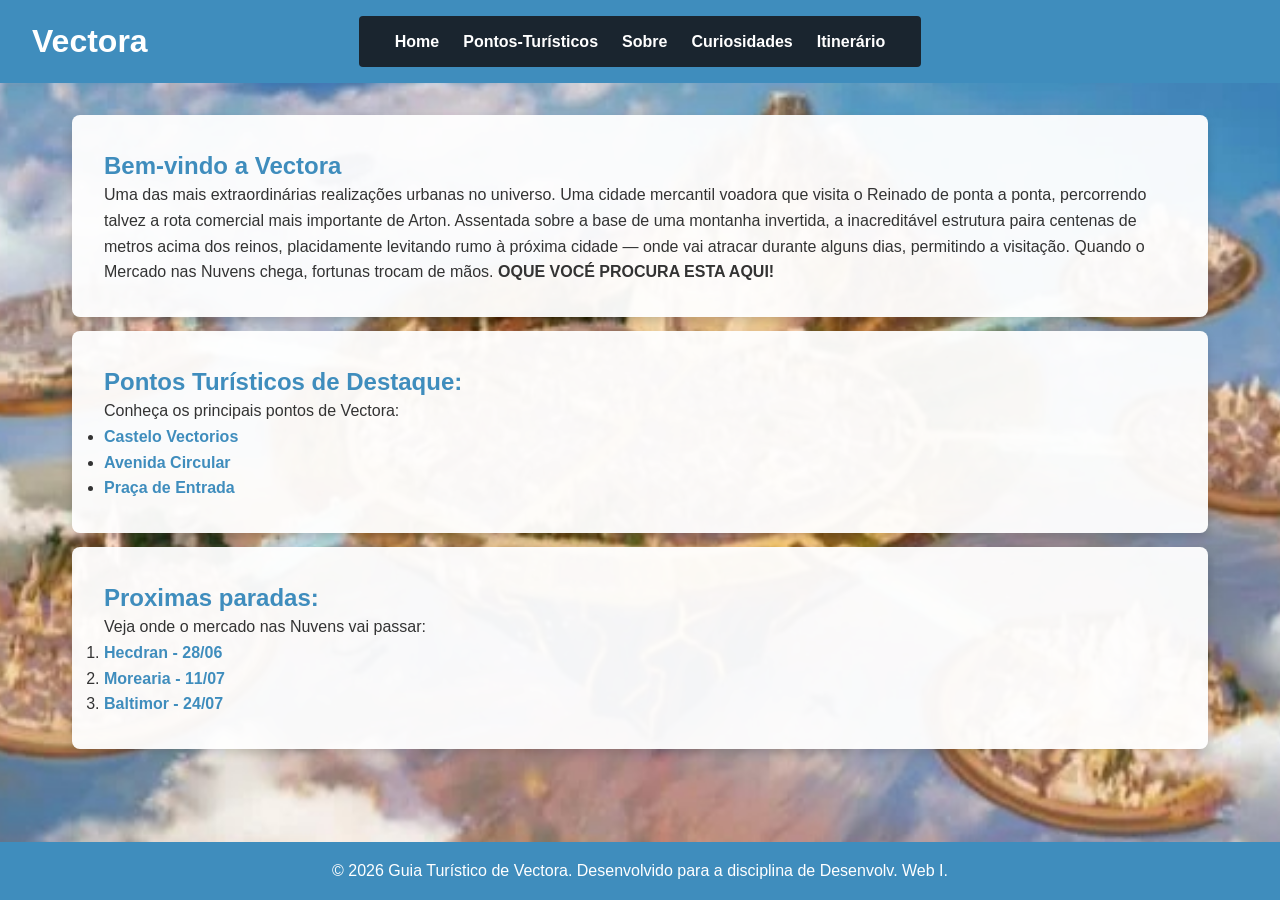
<file: index.html>
<!DOCTYPE html>
<html lang="pt-BR">
<head>
    <meta charset="UTF-8">
    <meta name="viewport" content="width=device-width, initial-scale=1.0">
    <title>Vectora - Guia Turístico</title>
    <link rel="icon" type="image/x-icon" href="assets/favicon.jpeg">
    <link rel="stylesheet" href="css/style.css">
</head>
<body>
<header class="main-header">
        <div class="logo">
            <h1>Vectora</h1>
        </div>
        
        <nav>
            <ul>
                <li><a href="index.html">Home</a></li>
                <li><a href="pontos.html">Pontos-Turísticos</a></li>
                <li><a href="sobre.html">Sobre</a></li>
                <li><a href="curiosidades.html">Curiosidades</a></li>
                <li><a href="Itinerário.html">Itinerário</a></li>
            </ul>
        </nav>
    </header>
    <main>
        <section id="resumo">
            <h2>Bem-vindo a Vectora</h2>
            <p>   
                Uma das mais extraordinárias realizações urbanas no universo. Uma cidade mercantil voadora que visita o Reinado de ponta a ponta, percorrendo talvez a rota comercial mais importante de Arton. Assentada sobre a base de uma montanha invertida, a inacreditável estrutura paira centenas de metros acima dos reinos, placidamente levitando rumo à próxima cidade — onde vai atracar durante alguns dias, permitindo a visitação.
                 Quando o Mercado nas Nuvens chega, fortunas trocam de mãos.
                <strong>OQUE VOCÉ PROCURA ESTA AQUI!</strong>
            </p>
        </section>

        <section id="destaques">
            <h2>Pontos Turísticos de Destaque:</h2>
            <p>Conheça os principais pontos de Vectora:</p>
            <ul>
                <li><a href="pontos.html">Castelo Vectorios</a></li>
                <li><a href="pontos.html">Avenida Circular</a></li>
                <li><a href="pontos.html">Praça de Entrada</a></li>
            </ul>
        </section>

        <section id="paradas">
            <h2>Proximas paradas:</h2>
            <p>Veja onde o mercado nas Nuvens vai passar:</p>
            <ol>
                <li><a href="entinerario.html">Hecdran - 28/06</a></li>
                <li><a href="entinerario.html">Morearia - 11/07</a></li>
                <li><a href="entinerario.html">Baltimor - 24/07</a></li>
            </ol>
        </section>
    </main>

    <footer>
        <p>&copy; 2026 Guia Turístico de Vectora. Desenvolvido para a disciplina de Desenvolv. Web I.</p>
    </footer>

</body>
</html>
</file>
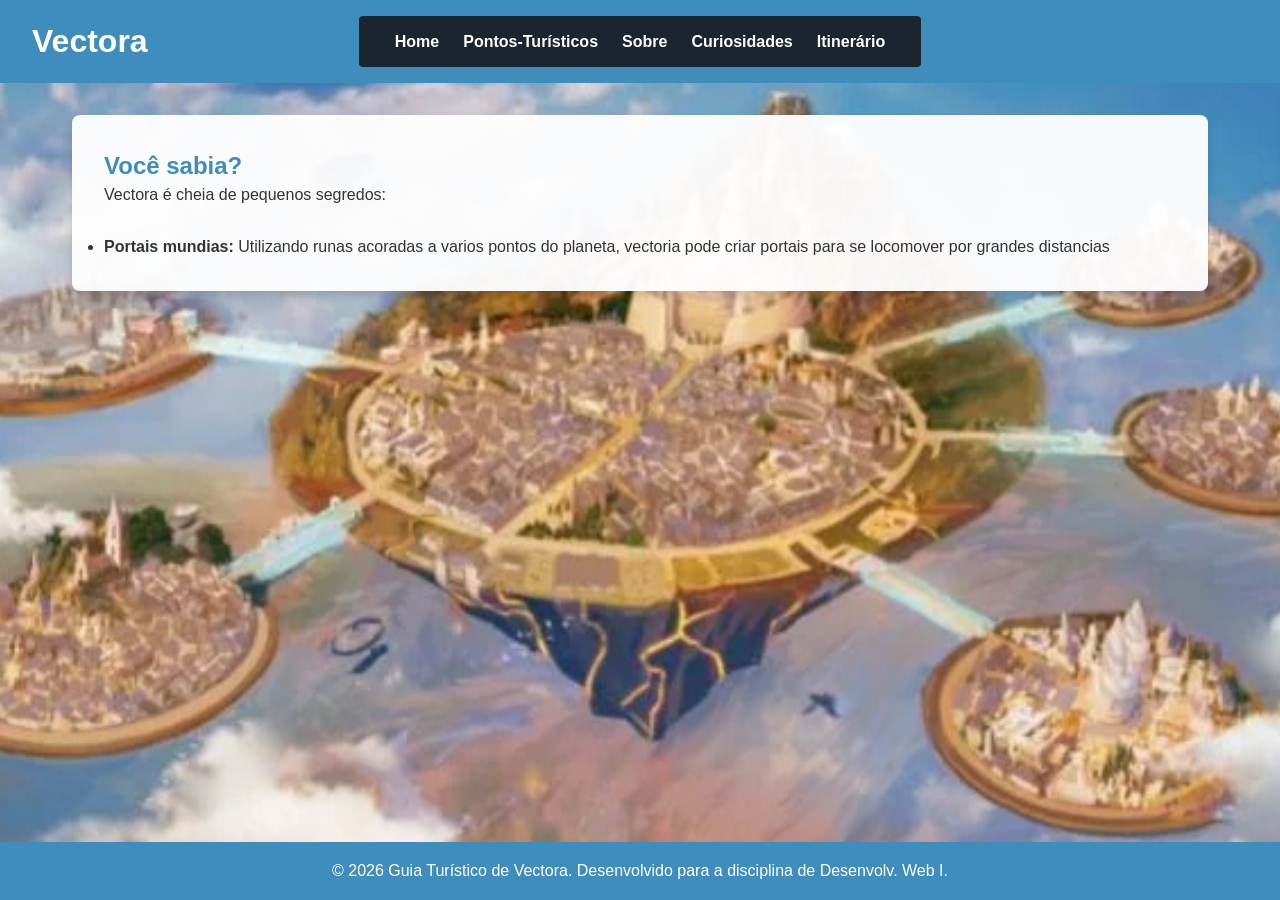
<file: Curiosidades.html>
<!DOCTYPE html>
<html lang="pt-BR">
<head>
    <meta charset="UTF-8">
    <meta name="viewport" content="width=device-width, initial-scale=1.0">
    <title>historia - Vectora</title>
    <link rel="icon" type="image/x-icon" href="assets/favicon.jpeg">
    <link rel="stylesheet" href="css/style.css">
</head>
<body>

    <header class="main-header">
        <div class="logo">
            <h1>Vectora</h1>
        </div>
        
        <nav>
            <ul>
                <li><a href="index.html">Home</a></li>
                <li><a href="pontos.html">Pontos-Turísticos</a></li>
                <li><a href="sobre.html">Sobre</a></li>
                <li><a href="curiosidades.html">Curiosidades</a></li>
                <li><a href="Itinerário.html">Itinerário</a></li>
            </ul>
        </nav>
    </header>

    <main>
        <section>
            <h2>Você sabia?</h2>
            <p>Vectora é cheia de pequenos segredos:</p>
            <br>
            <ul>
                <li><strong>Portais mundias:</strong> Utilizando runas acoradas a varios pontos do planeta, vectoria pode criar portais para se locomover por grandes distancias</li>
            </ul>
        </section>
    </main>

    <footer>
        <p>&copy; 2026 Guia Turístico de Vectora. Desenvolvido para a disciplina de Desenvolv. Web I.</p>
    </footer>

</body>
</html>
</file>
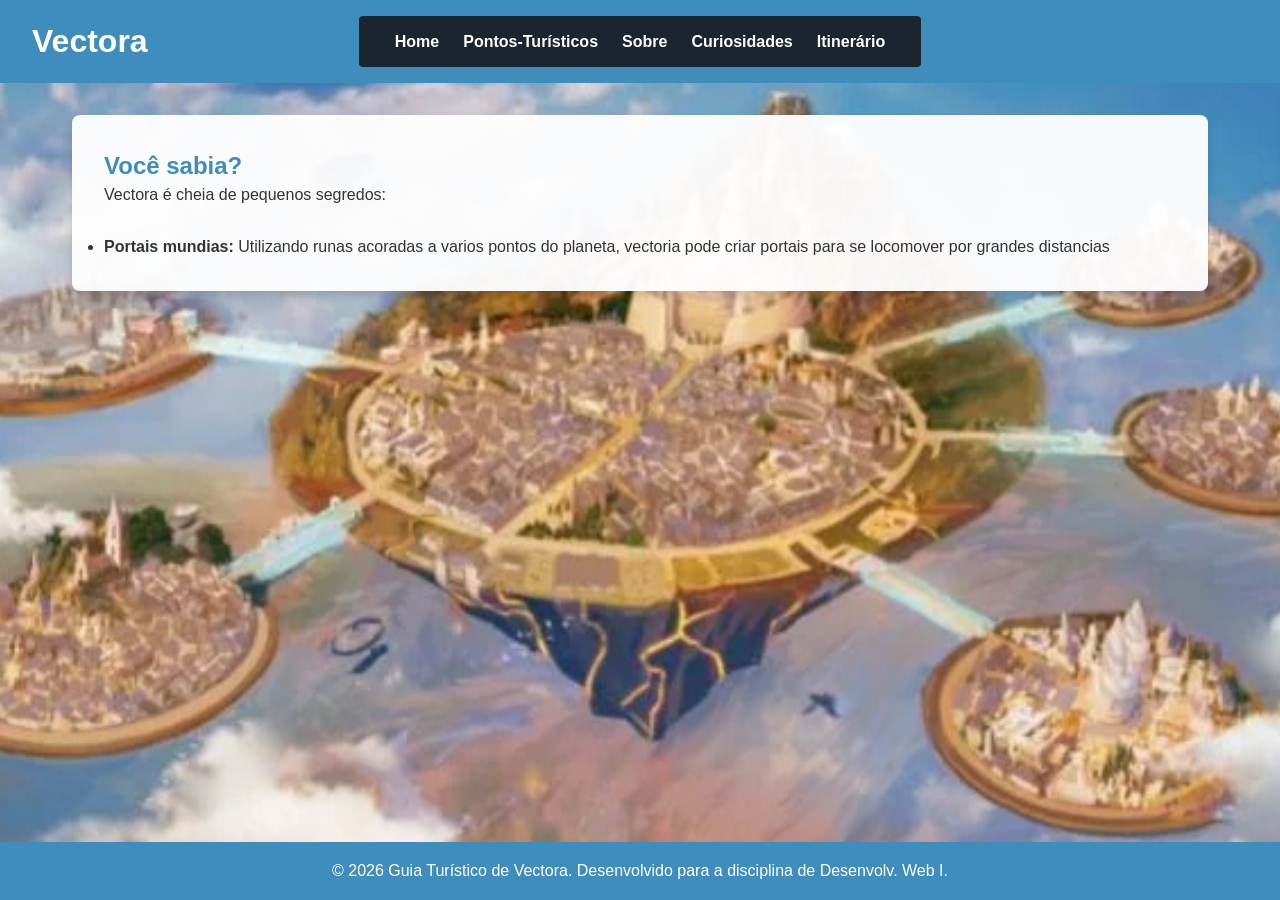
<file: curiosidades.html>
<!DOCTYPE html>
<html lang="pt-BR">
<head>
    <meta charset="UTF-8">
    <meta name="viewport" content="width=device-width, initial-scale=1.0">
    <title>historia - Vectora</title>
    <link rel="icon" type="image/x-icon" href="assets/favicon.jpeg">
    <link rel="stylesheet" href="css/style.css">
</head>
<body>

    <header class="main-header">
        <div class="logo">
            <h1>Vectora</h1>
        </div>
        
        <nav>
            <ul>
                <li><a href="index.html">Home</a></li>
                <li><a href="pontos.html">Pontos-Turísticos</a></li>
                <li><a href="sobre.html">Sobre</a></li>
                <li><a href="curiosidades.html">Curiosidades</a></li>
                <li><a href="Itinerário.html">Itinerário</a></li>
            </ul>
        </nav>
    </header>

    <main>
        <section>
            <h2>Você sabia?</h2>
            <p>Vectora é cheia de pequenos segredos:</p>
            <br>
            <ul>
                <li><strong>Portais mundias:</strong> Utilizando runas acoradas a varios pontos do planeta, vectoria pode criar portais para se locomover por grandes distancias</li>
            </ul>
        </section>
    </main>

    <footer>
        <p>&copy; 2026 Guia Turístico de Vectora. Desenvolvido para a disciplina de Desenvolv. Web I.</p>
    </footer>

</body>
</html>
</file>
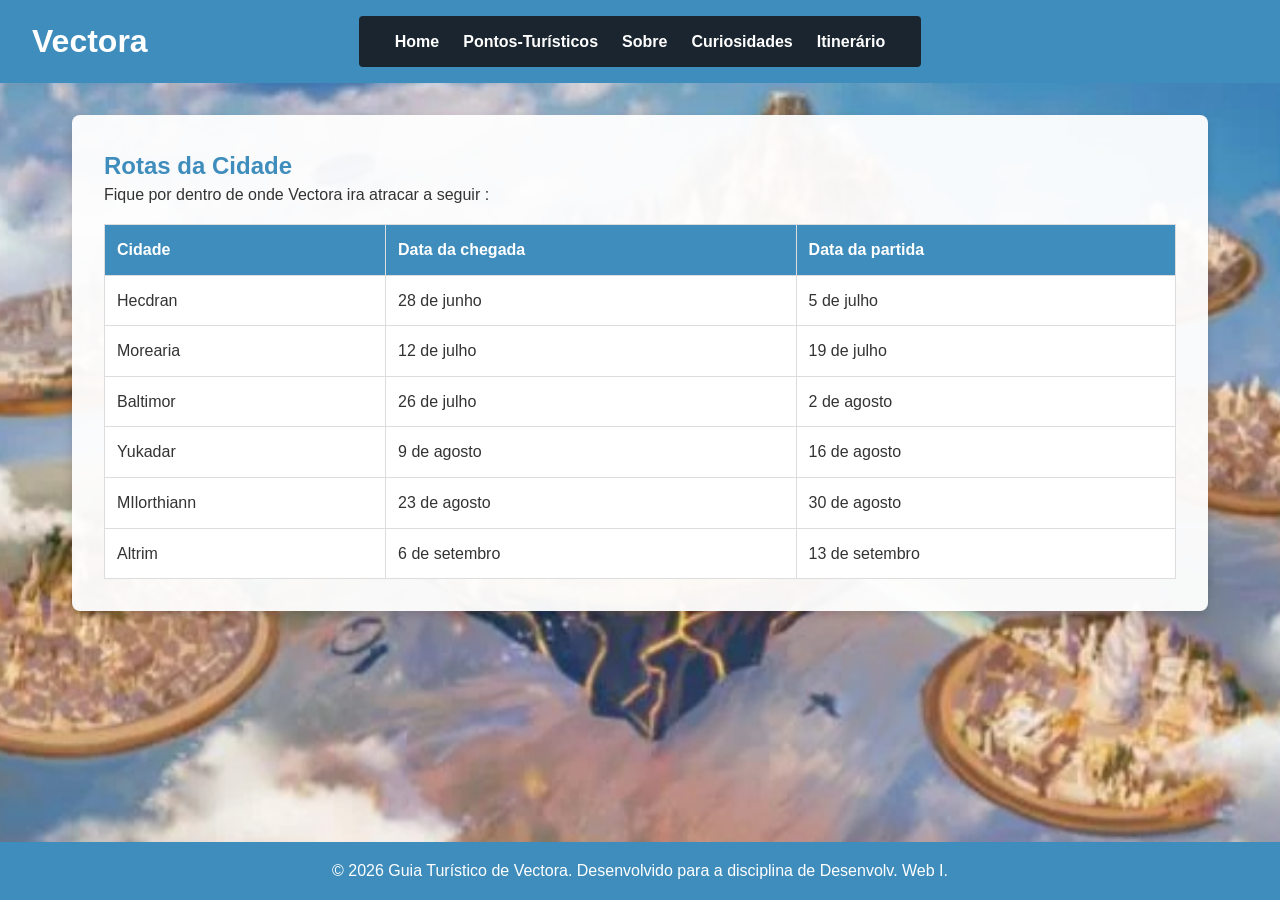
<file: Itinerário.html>
<!DOCTYPE html>
<html lang="pt-BR">
<head>
    <meta charset="UTF-8">
    <meta name="viewport" content="width=device-width, initial-scale=1.0">
    <title>Agenda de Eventos - Vectora</title>
    <link rel="icon" type="image/x-icon" href="assets/favicon.jpeg">
    <link rel="stylesheet" href="css/style.css">
</head>
<body>

    <header class="main-header">
        <div class="logo">
            <h1>Vectora</h1>
        </div>
        
        <nav>
            <ul>
                <li><a href="index.html">Home</a></li>
                <li><a href="pontos.html">Pontos-Turísticos</a></li>
                <li><a href="sobre.html">Sobre</a></li>
                <li><a href="curiosidades.html">Curiosidades</a></li>
                <li><a href="Itinerário.html">Itinerário</a></li>
            </ul>
        </nav>
    </header>

    <main>
        <section id="agenda">
            <h2>Rotas da Cidade</h2>
            <p>Fique por dentro de onde Vectora ira atracar a seguir :</p>
            <table>
                <thead>
                    <tr>
                        <th>Cidade</th>
                        <th>Data da chegada</th>
                        <th>Data da partida </th>
                    </tr>
                </thead>
                <tbody>
                    <tr>
                        <td>Hecdran</td>
                        <td>28 de junho</td>
                        <td>5 de julho</td>
                    </tr>
                    <tr>
                        <td>Morearia</td>
                        <td>12 de julho</td>
                        <td>19 de julho </td>
                    </tr>
                    <tr>
                        <td>Baltimor</td>
                        <td>26 de julho</td>
                        <td>2 de agosto</td>
                    </tr>
                    <tr>
                        <td>Yukadar</td>
                        <td>9 de agosto</td>
                        <td>16 de agosto</td>
                    </tr>
                    <tr>
                        <td>MIlorthiann</td>
                        <td>23 de agosto</td>
                        <td>30 de agosto </td>
                    </tr>
                    <tr>
                        <td>Altrim</td>
                        <td>6 de setembro</td>
                        <td>13 de setembro</td>
                    </tr>
                </tbody>
            </table>
        </section>
    </main>

    <footer>
        <p>&copy; 2026 Guia Turístico de Vectora. Desenvolvido para a disciplina de Desenvolv. Web I.</p>
    </footer>

</body>
</html>
</file>
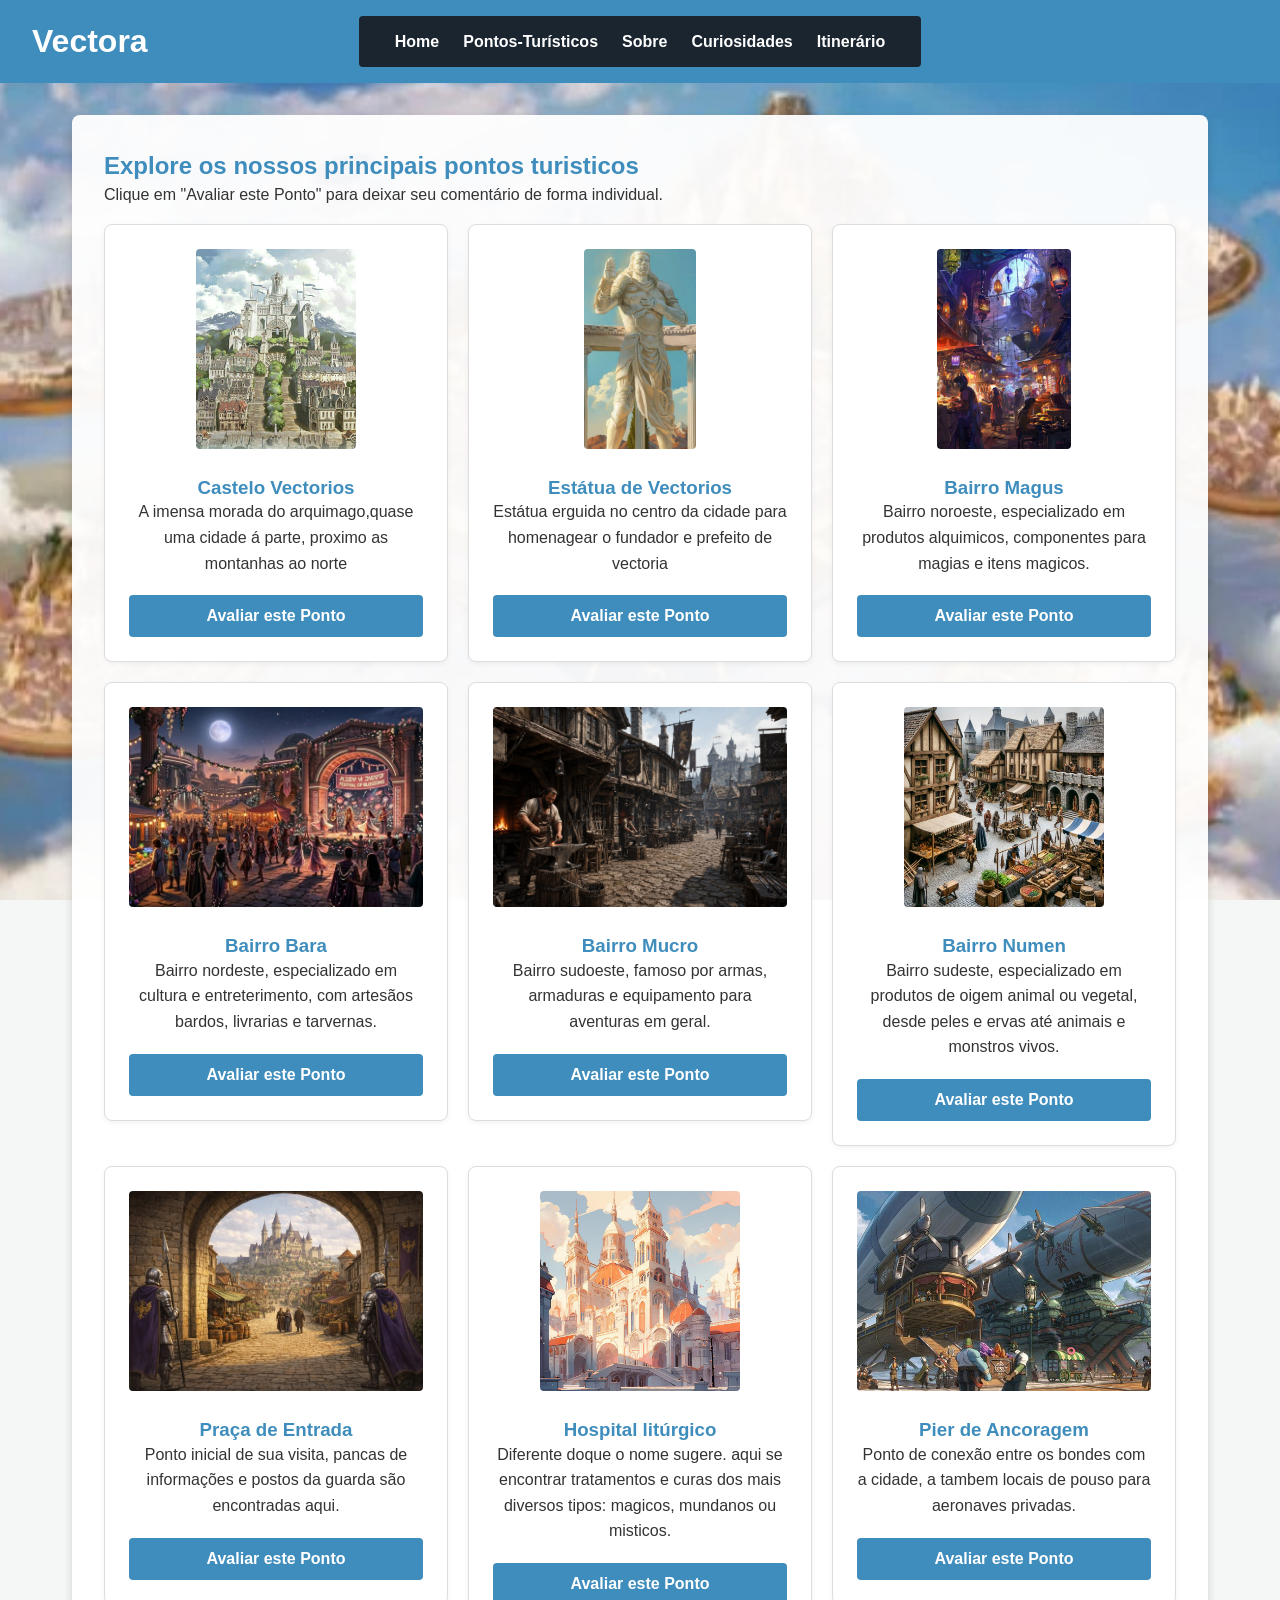
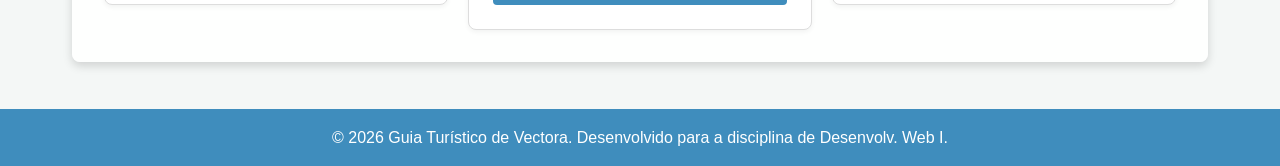
<file: pontos.html>
<!DOCTYPE html>
<html lang="pt-BR">
<head>
    <meta charset="UTF-8">
    <meta name="viewport" content="width=device-width, initial-scale=1.0">
    <title>Pontos turisticos - Vectora</title>
    <link rel="icon" type="image/x-icon" href="assets/favicon.jpeg">
    <link rel="stylesheet" href="css/style.css">
</head>
<body>

    <header class="main-header">
        <div class="logo">
            <h1>Vectora</h1>
        </div>
        <nav>
            <ul>
                <li><a href="index.html">Home</a></li>
                <li><a href="pontos.html">Pontos-Turísticos</a></li>
                <li><a href="sobre.html">Sobre</a></li>
                <li><a href="curiosidades.html">Curiosidades</a></li>
                <li><a href="Itinerário.html">Itinerário</a></li>
            </ul>
        </nav>
    </header>

    <main>
        <section>
            <h2>Explore os nossos principais pontos turisticos</h2>
            <p>Clique em "Avaliar este Ponto" para deixar seu comentário de forma individual.</p>
            
            <div class="grid-container">
                
                <div class="card">
                    <img src="assets/castelo.jpeg" alt="Castelo Vectorios">
                    <h3>Castelo Vectorios</h3>
                    <p>A imensa morada do arquimago,quase uma cidade á parte, proximo as montanhas ao norte</p>
                    
                    <button type="button" class="btn-avaliar" onclick="toggleForm(this)">Avaliar este Ponto</button>
                    
                    <form class="mini-form" onsubmit="salvarComentario(event, this)">
                        <div class="form-group">
                            <label>Seu Nome:</label>
                            <input type="text" name="nome" placeholder="Digite seu nome" required>
                        </div>
                        <div class="form-group">
                            <label>Comentário:</label>
                            <textarea name="comentario" rows="3" placeholder="O que você achou do Jardim Botânico?" required></textarea>
                        </div>
                        <button type="submit">Salvar Comentário</button>
                    </form>
                </div>

                <div class="card">
                    <img src="assets/estatua.jpeg" alt="Estatua de Vectorios">
                    <h3>Estátua de Vectorios</h3>
                    <p>Estátua erguida no centro da cidade para homenagear o fundador e prefeito de vectoria </p>
                    
                    <button type="button" class="btn-avaliar" onclick="toggleForm(this)">Avaliar este Ponto</button>
                    
                    <form class="mini-form" onsubmit="salvarComentario(event, this)">
                        <div class="form-group">
                            <label>Seu Nome:</label>
                            <input type="text" name="nome" placeholder="Digite seu nome" required>
                        </div>
                        <div class="form-group">
                            <label>Comentário:</label>
                            <textarea name="comentario" rows="3" placeholder="O que você achou da Torre Central?" required></textarea>
                        </div>
                        <button type="submit">Salvar Comentário</button>
                    </form>
                </div>

                <div class="card">
                    <img src="assets/magus.jpeg" alt="Bairro Magus">
                    <h3>Bairro Magus</h3>
                    <p>Bairro noroeste, especializado em produtos alquimicos, componentes para magias e itens magicos.</p>
                    
                    <button type="button" class="btn-avaliar" onclick="toggleForm(this)">Avaliar este Ponto</button>
                    
                    <form class="mini-form" onsubmit="salvarComentario(event, this)">
                        <div class="form-group">
                            <label>Seu Nome:</label>
                            <input type="text" name="nome" placeholder="Digite seu nome" required>
                        </div>
                        <div class="form-group">
                            <label>Comentário:</label>
                            <textarea name="comentario" rows="3" placeholder="O que você achou da Praça Central?" required></textarea>
                        </div>
                        <button type="submit">Salvar Comentário</button>
                    </form>
                </div>

                <div class="card">
                    <img src="assets/bara.jpeg" alt="Bairro bara">
                    <h3>Bairro Bara</h3>
                    <p>Bairro nordeste, especializado em cultura e entreterimento, com artesãos bardos, livrarias e tarvernas.</p>
                    
                    <button type="button" class="btn-avaliar" onclick="toggleForm(this)">Avaliar este Ponto</button>
                    
                    <form class="mini-form" onsubmit="salvarComentario(event, this)">
                        <div class="form-group">
                            <label>Seu Nome:</label>
                            <input type="text" name="nome" placeholder="Digite seu nome" required>
                        </div>
                        <div class="form-group">
                            <label>Comentário:</label>
                            <textarea name="comentario" rows="3" placeholder="O que você achou da Praça Central?" required></textarea>
                        </div>
                        <button type="submit">Salvar Comentário</button>
                    </form>
                </div>

                <div class="card">
                    <img src="assets/mucro.jpeg" alt="Bairro mucro">
                    <h3>Bairro Mucro</h3>
                    <p>Bairro sudoeste, famoso por armas, armaduras e equipamento para aventuras em geral.</p>
                    
                    <button type="button" class="btn-avaliar" onclick="toggleForm(this)">Avaliar este Ponto</button>
                    
                    <form class="mini-form" onsubmit="salvarComentario(event, this)">
                        <div class="form-group">
                            <label>Seu Nome:</label>
                            <input type="text" name="nome" placeholder="Digite seu nome" required>
                        </div>
                        <div class="form-group">
                            <label>Comentário:</label>
                            <textarea name="comentario" rows="3" placeholder="O que você achou da Praça Central?" required></textarea>
                        </div>
                        <button type="submit">Salvar Comentário</button>
                    </form>
                </div>

                <div class="card">
                    <img src="assets/numen.jpeg" alt="Bairro Numen">
                    <h3>Bairro Numen</h3>
                    <p>Bairro sudeste, especializado em produtos de oigem animal ou vegetal, desde peles e ervas até animais e monstros vivos.</p>
                    
                    <button type="button" class="btn-avaliar" onclick="toggleForm(this)">Avaliar este Ponto</button>
                    
                    <form class="mini-form" onsubmit="salvarComentario(event, this)">
                        <div class="form-group">
                            <label>Seu Nome:</label>
                            <input type="text" name="nome" placeholder="Digite seu nome" required>
                        </div>
                        <div class="form-group">
                            <label>Comentário:</label>
                            <textarea name="comentario" rows="3" placeholder="O que você achou da Praça Central?" required></textarea>
                        </div>
                        <button type="submit">Salvar Comentário</button>
                    </form>
                </div>

                <div class="card">
                    <img src="assets/praca_entrada.jpeg" alt="Praça de entrada">
                    <h3>Praça de Entrada</h3>
                    <p>Ponto inicial de sua visita, pancas de informações e postos da guarda são encontradas aqui.</p>
                    
                    <button type="button" class="btn-avaliar" onclick="toggleForm(this)">Avaliar este Ponto</button>
                    
                    <form class="mini-form" onsubmit="salvarComentario(event, this)">
                        <div class="form-group">
                            <label>Seu Nome:</label>
                            <input type="text" name="nome" placeholder="Digite seu nome" required>
                        </div>
                        <div class="form-group">
                            <label>Comentário:</label>
                            <textarea name="comentario" rows="3" placeholder="O que você achou da Praça Central?" required></textarea>
                        </div>
                        <button type="submit">Salvar Comentário</button>
                    </form>
                </div>

                <div class="card">
                    <img src="assets/hospital.jpeg" alt="Hospital litúrgico">
                    <h3>Hospital litúrgico</h3>
                    <p>Diferente doque o nome sugere. aqui se encontrar tratamentos e curas dos mais diversos tipos: magicos, mundanos ou misticos.</p>
                    
                    <button type="button" class="btn-avaliar" onclick="toggleForm(this)">Avaliar este Ponto</button>
                    
                    <form class="mini-form" onsubmit="salvarComentario(event, this)">
                        <div class="form-group">
                            <label>Seu Nome:</label>
                            <input type="text" name="nome" placeholder="Digite seu nome" required>
                        </div>
                        <div class="form-group">
                            <label>Comentário:</label>
                            <textarea name="comentario" rows="3" placeholder="O que você achou da Praça Central?" required></textarea>
                        </div>
                        <button type="submit">Salvar Comentário</button>
                    </form>
                </div>

                <div class="card">
                    <img src="assets/pier.jpeg" alt="Praça Central">
                    <h3>Pier de Ancoragem</h3>
                    <p>Ponto de conexão entre os bondes com a cidade, a tambem locais de pouso para aeronaves privadas.</p>
                    
                    <button type="button" class="btn-avaliar" onclick="toggleForm(this)">Avaliar este Ponto</button>
                    
                    <form class="mini-form" onsubmit="salvarComentario(event, this)">
                        <div class="form-group">
                            <label>Seu Nome:</label>
                            <input type="text" name="nome" placeholder="Digite seu nome" required>
                        </div>
                        <div class="form-group">
                            <label>Comentário:</label>
                            <textarea name="comentario" rows="3" placeholder="O que você achou da Praça Central?" required></textarea>
                        </div>
                        <button type="submit">Salvar Comentário</button>
                    </form>
                </div>

            </div>
        </section>
    </main>

    <footer>
        <p>&copy; 2026 Guia Turístico de Vectora. Desenvolvido para a disciplina de Desenvolv. Web I.</p>
    </footer>

    <script>
        // Abre e fecha o formulário apenas do Card clicado
        function toggleForm(botao) {
            const card = botao.closest('.card');
            card.classList.toggle('active');
        }

        // Processa o salvamento de forma local (sem recarregar a página)
        function salvarComentario(event, formulario) {
            event.preventDefault(); // Remove o comportamento padrão de atualizar a página
            
            const nome = formulario.querySelector('input[name="nome"]').value;
            
            // Mensagem de sucesso confirmando a ação
            alert(`Obrigado, ${nome}! Seu comentário foi enviado com sucesso.`);
            
            // Limpa os campos do formulário para uma próxima utilização
            formulario.reset();
            
            // Fecha o formulário removendo a classe do card correspondente
            const card = formulario.closest('.card');
            card.classList.remove('active');
        }
    </script>

</body>
</html>
</file>
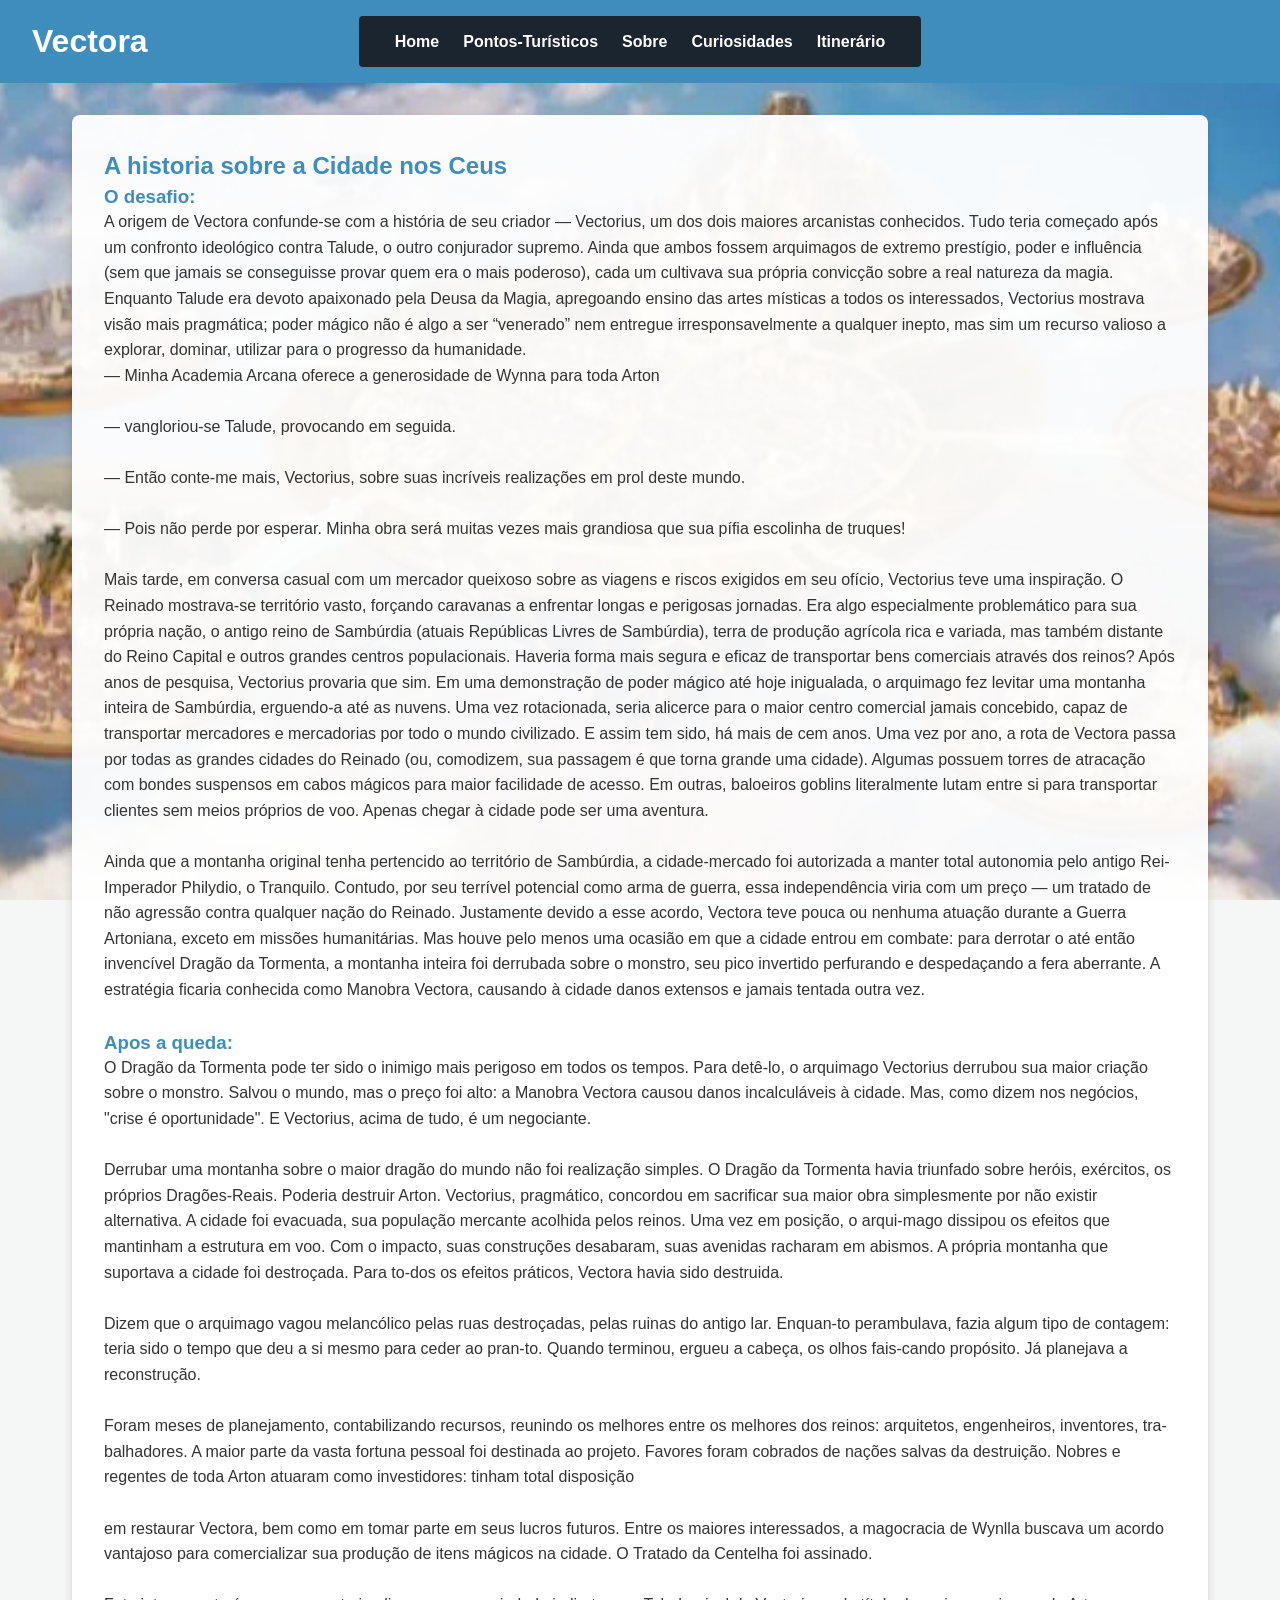
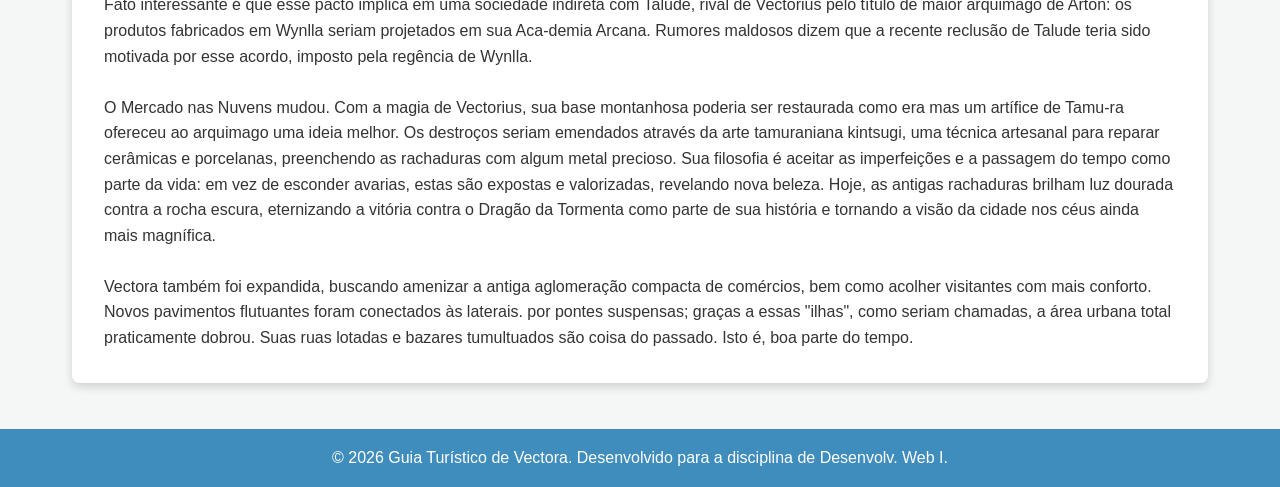
<file: sobre.html>
<!DOCTYPE html>
<html lang="pt-BR">
<head>
    <meta charset="UTF-8">
    <meta name="viewport" content="width=device-width, initial-scale=1.0">
    <title>Sobre - Vectora</title>
    <link rel="icon" type="image/x-icon" href="assets/favicon.jpeg">
    <link rel="stylesheet" href="css/style.css">
</head>
<body>

    <header class="main-header">
        <div class="logo">
            <h1>Vectora</h1>
        </div>
        
        <nav>
            <ul>
                <li><a href="index.html">Home</a></li>
                <li><a href="pontos.html">Pontos-Turísticos</a></li>
                <li><a href="sobre.html">Sobre</a></li>
                <li><a href="curiosidades.html">Curiosidades</a></li>
                <li><a href="Itinerário.html">Itinerário</a></li>
            </ul>
        </nav>
    </header>

    <main>
        <section>
            <h2>A historia sobre a Cidade nos Ceus</h2>
            <h3>O desafio:</h3>
                A origem de Vectora confunde-se com a história de seu criador — Vectorius, um dos dois maiores arcanistas conhecidos. Tudo teria começado após um confronto ideológico contra Talude, o outro conjurador supremo. Ainda que ambos fossem 
                arquimagos de extremo prestígio, poder e influência (sem que jamais se conseguisse provar quem era o mais poderoso), cada um cultivava sua própria convicção sobre a real natureza da magia. Enquanto Talude era devoto apaixonado pela Deusa da Magia, 
                apregoando ensino das artes místicas a todos os interessados, Vectorius mostrava visão mais pragmática; poder mágico não é algo a ser “venerado” nem entregue irresponsavelmente a qualquer inepto, mas sim um recurso valioso a explorar, dominar, utilizar para o progresso da humanidade.
                <br>                
                <p> — Minha Academia Arcana oferece a generosidade de Wynna para toda Arton </p> 
                <br>
                <p> — vangloriou-se Talude, provocando em seguida.</p>
                <br>
                <p> — Então conte-me mais, Vectorius, sobre suas incríveis realizações em prol deste mundo.</p>
                <br>
                <p> — Pois não perde por esperar. Minha obra será muitas vezes mais grandiosa que sua pífia escolinha de truques!</p>
                <br>
                <p>Mais tarde, em conversa casual com um mercador queixoso sobre as viagens e riscos exigidos em seu ofício, Vectorius teve uma inspiração. O Reinado mostrava-se território vasto, forçando caravanas
                a enfrentar longas e perigosas jornadas. Era algo especialmente problemático para sua própria nação, o antigo reino de Sambúrdia (atuais Repúblicas Livres de Sambúrdia), terra de produção agrícola rica e variada, mas também distante do Reino Capital e outros grandes centros populacionais. Haveria forma mais segura e eficaz de transportar bens comerciais através dos reinos?
                Após anos de pesquisa, Vectorius provaria que
                sim. Em uma demonstração de poder mágico até hoje inigualada, o arquimago fez levitar uma montanha inteira de Sambúrdia, erguendo-a até as nuvens. Uma vez rotacionada, seria alicerce para o maior centro comercial jamais concebido, capaz de transportar mercadores e mercadorias por todo o mundo civilizado. E assim tem sido, há mais de cem anos. Uma vez por ano, a rota de Vectora passa por todas as grandes cidades do Reinado (ou, comodizem, sua passagem é que torna grande uma cidade). Algumas possuem torres de atracação com bondes suspensos em cabos mágicos para maior facilidade de acesso. 
                Em outras, baloeiros goblins literalmente lutam entre si para transportar clientes sem meios próprios de voo. Apenas chegar à cidade pode ser uma aventura.</p>
                <br>
                <p>Ainda que a montanha original tenha pertencido ao território de Sambúrdia, a cidade-mercado foi autorizada a manter total autonomia pelo antigo Rei-Imperador Philydio,
                o Tranquilo. Contudo, por seu terrível potencial como arma de guerra, essa independência viria com um preço — um tratado de não agressão contra qualquer nação do Reinado. 
                Justamente devido a esse acordo, Vectora teve pouca ou nenhuma atuação durante a Guerra Artoniana, exceto em missões humanitárias. Mas houve pelo menos uma ocasião em que a cidade 
                entrou em combate: para derrotar o até então invencível Dragão da Tormenta, a montanha inteira foi derrubada sobre o monstro, seu pico invertido perfurando e despedaçando a fera 
                aberrante. A estratégia ficaria conhecida como Manobra Vectora, causando à cidade danos extensos e jamais tentada outra vez.</p>
            <br>
            <h3>Apos a queda:</h3>
            <p>O Dragão da Tormenta pode ter sido o inimigo mais perigoso em todos os tempos. Para detê-lo, o arquimago Vectorius derrubou sua maior criação sobre o monstro. Salvou o mundo, mas o preço foi alto: a Manobra Vectora causou danos incalculáveis à cidade. Mas, como dizem nos negócios, "crise é oportunidade". E Vectorius, acima de tudo, é um negociante.
            </p>
            <br>
            <p>Derrubar uma montanha sobre o maior dragão do mundo não foi realização simples. O Dragão da Tormenta havia triunfado sobre heróis, exércitos, os próprios Dragões-Reais. Poderia destruir Arton. Vectorius, pragmático, concordou em sacrificar sua maior obra simplesmente por não existir alternativa. A cidade foi evacuada, sua população mercante acolhida pelos reinos. Uma vez em posição, o arqui-mago dissipou os efeitos que mantinham a estrutura em voo. Com o impacto, suas construções desabaram, suas avenidas racharam em abismos. A própria montanha que suportava a cidade foi destroçada. Para to-dos os efeitos práticos, Vectora havia sido destruida.
            </p>
            <br>
            <p>Dizem que o arquimago vagou melancólico pelas ruas destroçadas, pelas ruinas do antigo lar. Enquan-to perambulava, fazia algum tipo de contagem: teria sido o tempo que deu a si mesmo para ceder ao pran-to. Quando terminou, ergueu a cabeça, os olhos fais-cando propósito. Já planejava a reconstrução.
            </p>
            <br>
            <p>Foram meses de planejamento, contabilizando recursos, reunindo os melhores entre os melhores dos reinos: arquitetos, engenheiros, inventores, tra-balhadores. A maior parte da vasta fortuna pessoal foi destinada ao projeto. Favores foram cobrados de nações salvas da destruição. Nobres e regentes de toda Arton atuaram como investidores: tinham total disposição
            </p>
            <br>
            <p>em restaurar Vectora, bem como em tomar parte em seus lucros futuros. Entre os maiores interessados, a magocracia de Wynlla buscava um acordo vantajoso para comercializar sua produção de itens mágicos na cidade. O Tratado da Centelha foi assinado.
            </p>
            <br>
            <p>Fato interessante é que esse pacto implica em uma sociedade indireta com Talude, rival de Vectorius pelo título de maior arquimago de Arton: os produtos fabricados em Wynlla seriam projetados em sua Aca-demia Arcana. Rumores maldosos dizem que a recente reclusão de Talude teria sido motivada por esse acordo, imposto pela regência de Wynlla.
            </p>
            <br>
            <p>O Mercado nas Nuvens mudou. Com a magia de Vectorius, sua base montanhosa poderia ser restaurada como era mas um artífice de Tamu-ra ofereceu ao arquimago uma ideia melhor. Os destroços seriam emendados através da arte tamuraniana kintsugi, uma técnica artesanal para reparar cerâmicas e porcelanas, preenchendo as rachaduras com algum metal precioso. Sua filosofia é aceitar as imperfeições e a passagem do tempo como parte da vida: em vez de esconder avarias, estas são expostas e valorizadas, revelando nova beleza. Hoje, as antigas rachaduras brilham luz dourada contra a rocha escura, eternizando a vitória contra o Dragão da Tormenta como parte de sua história e tornando a visão da cidade nos céus ainda mais magnífica.
            </p>
            <br>
            <p>Vectora também foi expandida, buscando amenizar a antiga aglomeração compacta de comércios, bem como acolher visitantes com mais conforto. Novos pavimentos flutuantes foram conectados às laterais. por pontes suspensas; graças a essas "ilhas", como seriam chamadas, a área urbana total praticamente dobrou. Suas ruas lotadas e bazares tumultuados são coisa do passado. Isto é, boa parte do tempo.</p>
        </section>
    </main>

    <footer>
        <p>&copy; 2026 Guia Turístico de Vectora. Desenvolvido para a disciplina de Desenvolv. Web I.</p>
    </footer>

</body>
</html>
</file>
<file: css/style.css>
:root {
    --primary-color: #3f8dbd; 
    --secondary-color: #edd485;
    --hover-gold: #c9b05c;
    --bg-color: #f4f7f6;
    --text-color: #333;
}

* {
    margin: 0;
    padding: 0;
    box-sizing: border-box;
    font-family: Arial, sans-serif;
}

body {
    background-image: url('../assets/background.jpeg');
    background-size: cover;
    background-position: center;
    background-repeat: no-repeat;
    background-attachment: fixed;
    background-color: var(--bg-color);
    color: var(--text-color);
    line-height: 1.6;
    display: flex;
    flex-direction: column;
    min-height: 100vh;
}

header {
    background-color: var(--primary-color);
    color: white;
    padding: 1rem 2rem;
}

.main-header {
    display: flex;
    align-items: center;
    justify-content: center;
    position: relative;
    padding: 1rem 2rem;
    min-height: 70px;
}

.logo {
    position: absolute;  
    left: 2rem;
}

.main-header h1 {
    color: white;
    margin-bottom: 0;
}

nav {
    background-color: #1a252f;
    border-radius: 4px;
}

nav ul {
    list-style: none;
    display: flex;
    justify-content: center;
    padding: 0.8rem 1.5rem;
    flex-wrap: wrap;
}

nav ul li {
    margin: 0 12px;
}

nav ul li a {
    color: white;
    text-decoration: none;
    font-weight: bold;
    transition: color 0.3s;
}

nav ul li a:hover {
    color: var(--secondary-color);
}

nav ol {
    list-style: none;
    display: flex;
    justify-content: center;
    padding: 0.8rem 1.5rem;
    flex-wrap: wrap;
}

nav ol li {
    margin: 0 12px;
}

nav ol li a {
    color: white;
    text-decoration: none;
    font-weight: bold;
    transition: color 0.3s;
}

nav ol li a:hover {
    color: var(--secondary-color);
}

main {
    flex: 1;
    padding: 2rem;
    max-width: 1200px;
    margin: 0 auto;
    width: 100%;
}

section {
    margin-bottom: 0.9rem;
    background: rgba(255, 255, 255, 0.95); 
    padding: 2rem;
    border-radius: 8px;
    box-shadow: 0 4px 10px rgba(0,0,0,0.15);
}

h1, h2, h3 {
  margin-bottom: -0.2rem;
    color: var(--primary-color);
}

.grid-container {
    display: grid;
    grid-template-columns: repeat(auto-fit, minmax(300px, 1fr));
    gap: 20px;
    margin-top: 1rem;
}

.card {
    border: 1px solid #ddd;
    padding: 1.5rem;
    border-radius: 8px;
    text-align: center;
    background: white;
    box-shadow: 0 2px 5px rgba(0,0,0,0.05);
}

.card img {
    max-width: 100%;
    height: 200px;
    object-fit: cover;
    border-radius: 4px;
    margin-bottom: 1rem;
}


table {
    width: 100%;
    border-collapse: collapse;
    margin-top: 1rem;
    background: white;
}

table, th, td {
    border: 1px solid #ddd;
}

th, td {
    padding: 12px;
    text-align: left;
}

th {
    background-color: var(--primary-color);
    color: white;
}

.form-group {
    margin-bottom: 1.5rem;
}

label {
    display: block;
    margin-bottom: 0.5rem;
    font-weight: bold;
}

input, select, textarea {
    width: 100%;
    padding: 10px;
    border: 1px solid #ccc;
    border-radius: 4px;
}

button {
    background-color: var(--secondary-color);
    color: #1a252f;
    border: none;
    padding: 10px 20px;
    cursor: pointer;
    border-radius: 4px;
    font-size: 1rem;
    font-weight: bold;
    transition: background-color 0.3s;
}

button:hover {
    background-color: var(--hover-gold);
}

footer {
    background-color: var(--primary-color);
    color: white;
    text-align: center;
    padding: 1rem;
    margin-top: auto;
}

@media (max-width: 768px) {
    .main-header {
        flex-direction: column;
        position: static; 
        padding: 1rem;
        gap: 10px;
    }
    .logo {
        position: static;
    }
}

.grid-container {
    display: grid;
    grid-template-columns: repeat(auto-fit, minmax(300px, 1fr));
    gap: 20px;
    margin-top: 1rem;
    align-items: start; 
}

.card {
    border: 1px solid #ddd;
    padding: 1.5rem;
    border-radius: 8px;
    text-align: center;
    background: white;
    box-shadow: 0 2px 5px rgba(0,0,0,0.05);
    transition: all 0.3s ease;
}

.btn-avaliar {
    display: block;
    width: 100%;
    background-color: var(--primary-color); 
    color: white;
    padding: 12px;
    border: none;
    border-radius: 4px;
    cursor: pointer;
    font-weight: bold;
    margin-top: 1.2rem;
    transition: background-color 0.3s;
}

.btn-avaliar:hover {
    background-color: #2c6a94;
}

.mini-form {
    display: none; 
    margin-top: 1rem;
    padding: 1rem;
    border: 1px solid #ddd;
    background-color: #f9f9f9;
    border-radius: 6px;
    text-align: left;
    box-shadow: inset 0 1px 3px rgba(0,0,0,0.05);
}

.card.active .mini-form {
    display: block;
}

.mini-form button[type="submit"] {
    width: 100%;
    background-color: var(--secondary-color); 
    color: #1a252f;
    margin-top: 0.5rem;
}

section ul li a {
    color: var(--primary-color);
    text-decoration: none;   
    font-weight: bold;
    transition: color 0.2s ease;
}

section ul li a:hover {
    color: var(--secondary-color); 
    text-decoration: underline; 
}

section ol li a {
    color: var(--primary-color);
    text-decoration: none;      
    font-weight: bold;
    transition: color 0.2s ease;
}

section ol li a:hover {
    color: var(--secondary-color); 
    text-decoration: underline;    
}
</file>
